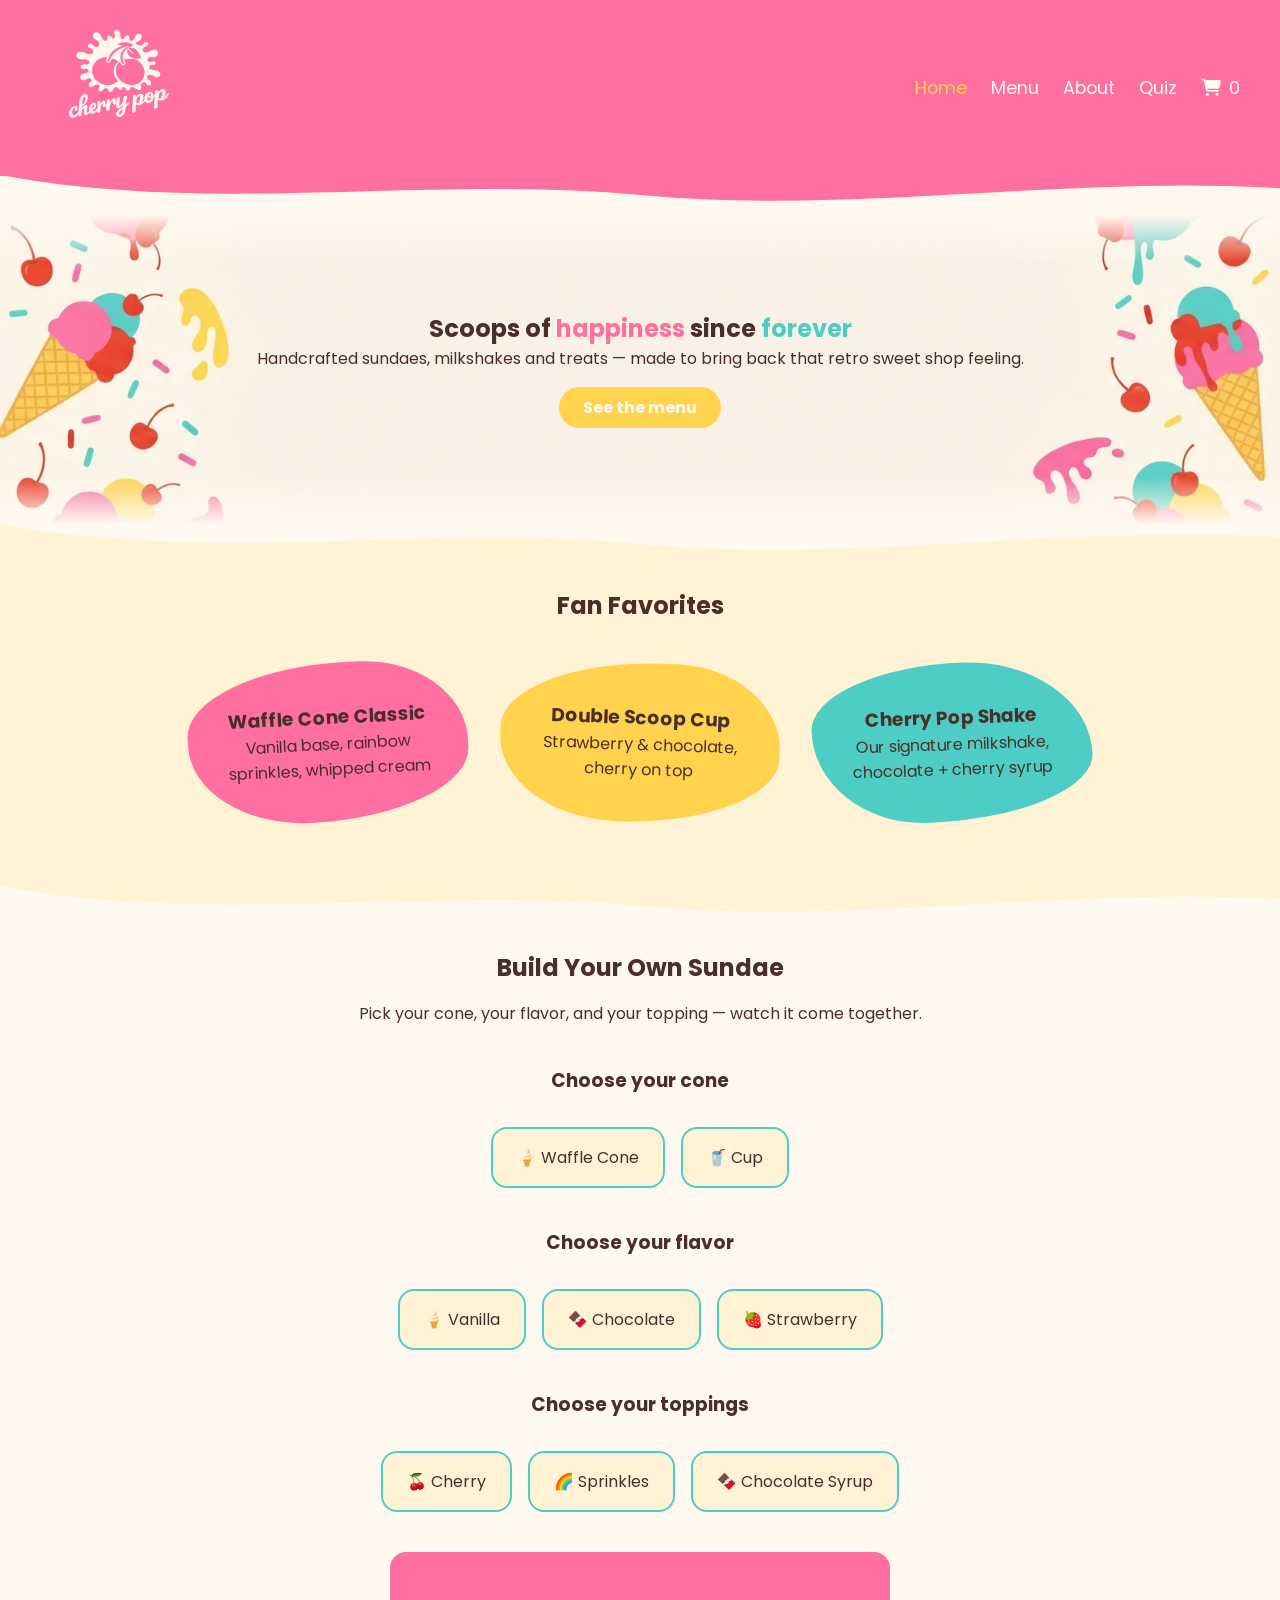
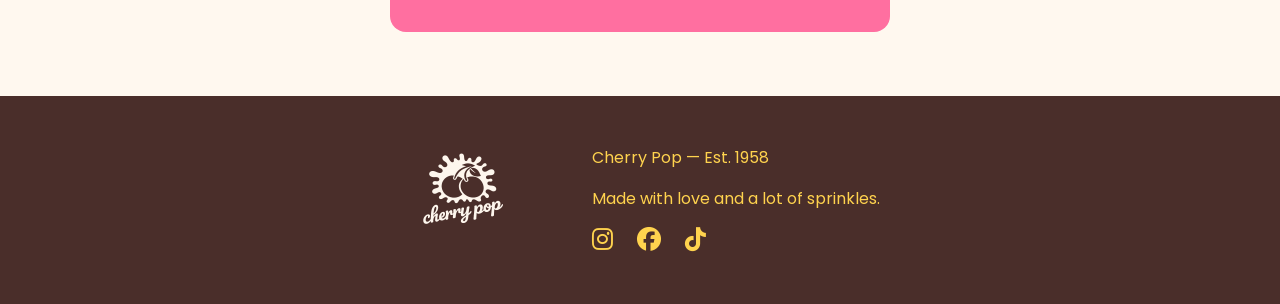
<file: index.html>
<!DOCTYPE html>
<html lang="en">
<head>
    <meta charset="UTF-8">
    <meta name="viewport" content="width=device-width, initial-scale=1.0">
    
    <title>Cherry Pop</title>

    <link rel="preconnect" href="https://fonts.googleapis.com">
    <link rel="preconnect" href="https://fonts.gstatic.com" crossorigin>
    <link href="https://fonts.googleapis.com/css2?family=Pacifico&family=Poppins:ital,wght@0,100;0,200;0,300;0,400;0,500;0,600;0,700;0,800;0,900;1,100;1,200;1,300;1,400;1,500;1,600;1,700;1,800;1,900&display=swap" rel="stylesheet">

    <link rel="stylesheet" href="https://cdnjs.cloudflare.com/ajax/libs/font-awesome/6.5.0/css/all.min.css">
    <link rel="stylesheet" href="style.css">
</head>
<body>
    <header>
        <img id="logo" src="assets/logo-cherry-pop-stencil.png" alt="Cherry Pop logo">

        <nav>
            <ul>
                <li>
                    <a href="index.html" class="active">
                        <i class="fa-solid fa-house"></i>
                        <span>Home</span>
                    </a>
                </li>
                <li>
                    <a href="menu.html">
                        <i class="fa-solid fa-ice-cream"></i>
                        <span>Menu</span>
                    </a>
                </li>
                <li>
                    <a href="about.html">
                        <i class="fa-solid fa-heart"></i>
                        <span>About</span>
                    </a>
                </li>
                <li>
                    <a href="quiz.html">
                        <i class="fa-solid fa-circle-question"></i>
                        <span>Quiz</span>
                    </a>
                </li>
                <li>
                    <a href="cart.html" class="cart-link">
                        <i class="fa-solid fa-cart-shopping"></i>
                        <span id="cart-count">0</span>
                    </a>
                </li>
            </ul>
        </nav>
    </header>

    <svg class="header-wave" viewBox="0 0 1440 60" preserveAspectRatio="none">
        <path d="M0,0 C240,60 480,0 720,30 C960,60 1200,0 1440,20 L1440,0 L0,0 Z" fill="currentColor"></path>
    </svg>

    <main>
        <section class="hero">
            <h1>Scoops of <span class="text-pink">happiness</span> since <span class="text-mint">forever</span></h1>

            <p>Handcrafted sundaes, milkshakes and treats — made to bring back that retro sweet shop feeling.</p>

            <a href="menu.html" class="cta-button">See the menu</a>
        </section>

        <svg class="section-wave section-wave--cream" viewBox="0 0 1440 60" preserveAspectRatio="none">
            <path d="M0,0 C240,60 480,0 720,30 C960,60 1200,0 1440,20 L1440,0 L0,0 Z" fill="currentColor"></path>
        </svg>

        <section class="featured-products">
            <h2>Fan Favorites</h2>

            <div class="product-grid">
                <article class="product-card">
                    <h3>Waffle Cone Classic</h3>
                    <p>Vanilla base, rainbow sprinkles, whipped cream</p>
                </article>

                <article class="product-card">
                    <h3>Double Scoop Cup</h3>
                    <p>Strawberry & chocolate, cherry on top</p>
                </article>

                <article class="product-card">
                    <h3>Cherry Pop Shake</h3>
                    <p>Our signature milkshake, chocolate + cherry syrup</p>
                </article>
            </div>
        </section>

        <svg class="section-wave section-wave--cream-alt" viewBox="0 0 1440 60" preserveAspectRatio="none">
            <path d="M0,0 C240,60 480,0 720,30 C960,60 1200,0 1440,20 L1440,0 L0,0 Z" fill="currentColor"></path>
        </svg>

        <section class="sundae-builder">
            <h2>Build Your Own Sundae</h2>
            <p>Pick your cone, your flavor, and your topping — watch it come together.</p>

            <div id="sundae-builder-area">
                <div class="cone">
                    <h3>Choose your cone</h3>
                    <label>
                        <input type="radio" name="cone" value="waffle-cone">
                        &#x1F366 Waffle Cone
                    </label>

                    <label>
                        <input type="radio" name="cone" value="cup">
                        &#x1F964 Cup
                    </label>
                </div>

                <div class="flavor">
                    <h3>Choose your flavor</h3>
                    <label>
                        <input type="radio" name="flavor" value="vanilla">
                        &#x1F366 Vanilla
                    </label>

                    <label>
                        <input type="radio" name="flavor" value="chocolate">
                        &#x1F36B Chocolate
                    </label>

                    <label>
                        <input type="radio" name="flavor" value="strawberry">
                        &#x1F353 Strawberry
                    </label>
                </div>

                <div class="toppings">
                    <h3>Choose your toppings</h3>
                    <label>
                        <input type="checkbox" name="topping" value="cherry">
                        &#x1F352 Cherry
                    </label>

                    <label>
                        <input type="checkbox" name="topping" value="sprinkles">
                        &#x1F308 Sprinkles
                    </label>

                    <label>
                        <input type="checkbox" name="topping" value="chocolate-syrup">
                        &#x1F36B Chocolate Syrup
                    </label>
                </div>

                <div id="sundae-preview"></div>
            </div>
        </section>
    </main>

    <footer>
        <img src="assets/logo-cherry-pop-stencil.png" alt="Cherry Pop logo" class="footer-logo">

        <div class="footer-info">
            <p>Cherry Pop — Est. 1958</p>
            <p>Made with love and a lot of sprinkles.</p>
            <ul class="social-media">
                <li><a href="#"><i class="fa-brands fa-instagram"></i></a></li>
                <li><a href="#"><i class="fa-brands fa-facebook"></i></a></li>
                <li><a href="#"><i class="fa-brands fa-tiktok"></i></a></li>
            </ul>
        </div>
    </footer>

    <script src="js/cart.js"></script>
    <script src="js/sundae.js"></script>
</body>
</html>
</file>
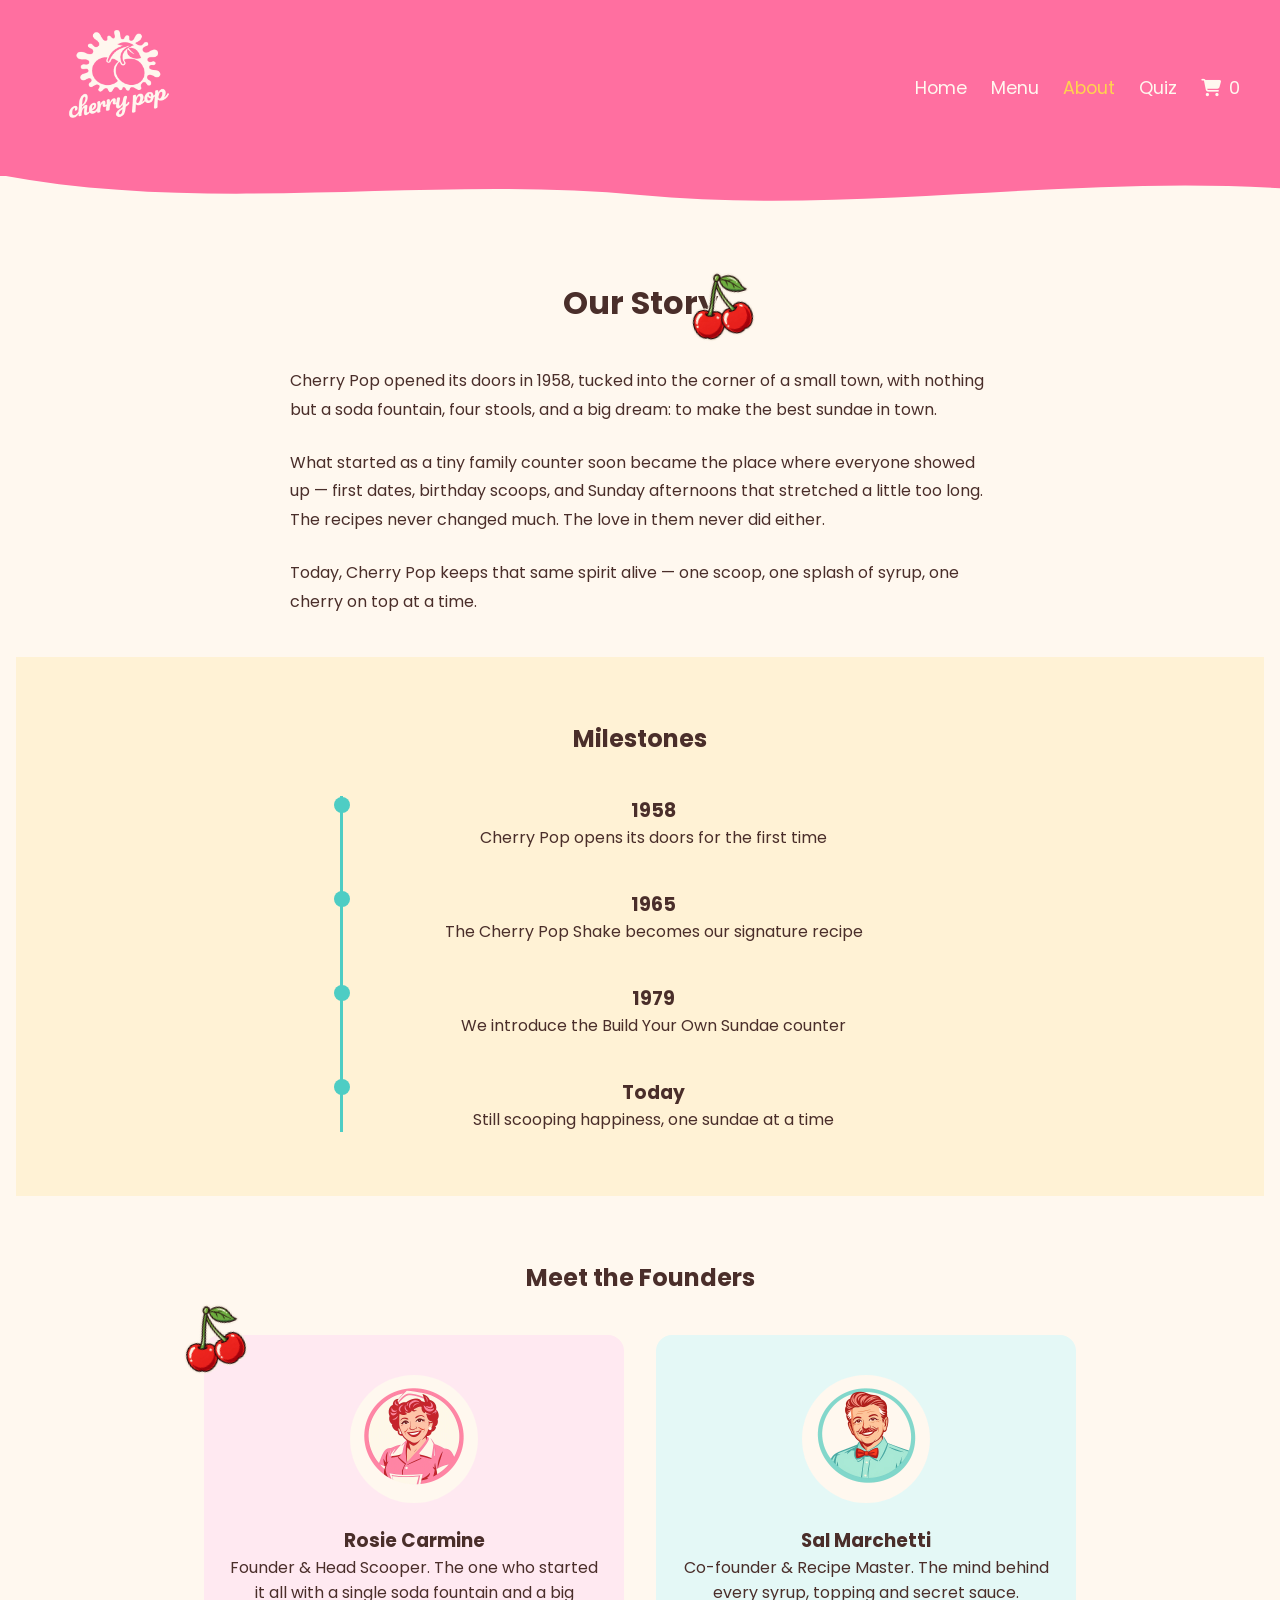
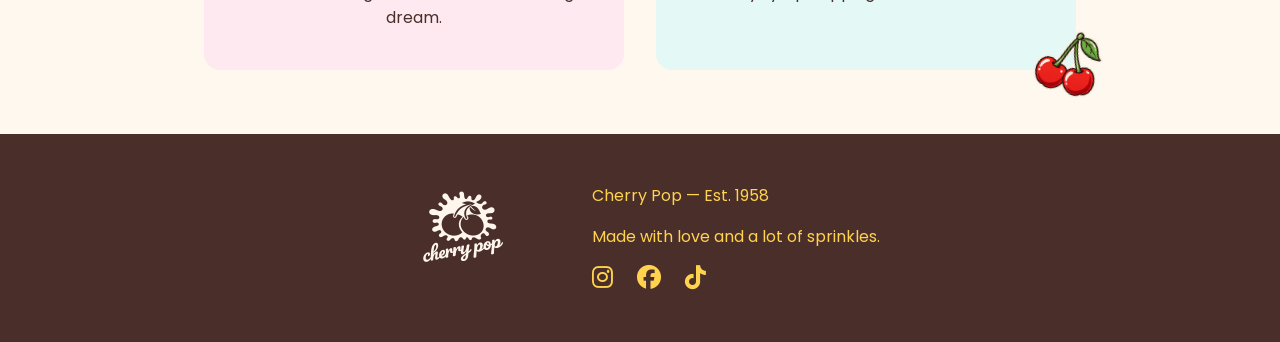
<file: about.html>
<!DOCTYPE html>
<html lang="en">
<head>
    <meta charset="UTF-8">
    <meta name="viewport" content="width=device-width, initial-scale=1.0">
    
    <title>Cherry Pop</title>

    <link rel="preconnect" href="https://fonts.googleapis.com">
    <link rel="preconnect" href="https://fonts.gstatic.com" crossorigin>
    <link href="https://fonts.googleapis.com/css2?family=Pacifico&family=Poppins:ital,wght@0,100;0,200;0,300;0,400;0,500;0,600;0,700;0,800;0,900;1,100;1,200;1,300;1,400;1,500;1,600;1,700;1,800;1,900&display=swap" rel="stylesheet">

    <link rel="stylesheet" href="https://cdnjs.cloudflare.com/ajax/libs/font-awesome/6.5.0/css/all.min.css">
    <link rel="stylesheet" href="style.css">
</head>
<body>
    <header>
        <img id="logo" src="assets/logo-cherry-pop-stencil.png" alt="Cherry Pop logo">

        <nav>
            <ul>
                <li>
                    <a href="index.html">
                        <i class="fa-solid fa-house"></i>
                        <span>Home</span>
                    </a>
                </li>
                <li>
                    <a href="menu.html">
                        <i class="fa-solid fa-ice-cream"></i>
                        <span>Menu</span>
                    </a>
                </li>
                <li>
                    <a href="about.html"  class="active">
                        <i class="fa-solid fa-heart"></i>
                        <span>About</span>
                    </a>
                </li>
                <li>
                    <a href="quiz.html">
                        <i class="fa-solid fa-circle-question"></i>
                        <span>Quiz</span>
                    </a>
                </li>
                <li>
                    <a href="cart.html" class="cart-link">
                        <i class="fa-solid fa-cart-shopping"></i>
                        <span id="cart-count">0</span>
                    </a>
                </li>
            </ul>
        </nav>
    </header>

    <svg class="header-wave" viewBox="0 0 1440 60" preserveAspectRatio="none">
        <path d="M0,0 C240,60 480,0 720,30 C960,60 1200,0 1440,20 L1440,0 L0,0 Z" fill="currentColor"></path>
    </svg>

    <main class="about">
        <h1>Our Story</h1>

        <img src="assets/cherry-sticker.webp" alt="" class="decorative-cherry decorative-cherry--about">

        <div class="about-story">
            <p>
                Cherry Pop opened its doors in 1958, tucked into the corner of a small town, with nothing but a soda fountain, four stools, and a big dream: to make the best sundae in town.
            </p>

            <p>
                What started as a tiny family counter soon became the place where everyone showed up — first dates, birthday scoops, and Sunday afternoons that stretched a little too long. The recipes never changed much. The love in them never did either.
            </p>

            <p>
                Today, Cherry Pop keeps that same spirit alive — one scoop, one splash of syrup, one cherry on top at a time.
            </p>
        </div>

        <section class="timeline">
            <h2>Milestones</h2>

            <ol class="timeline-list">
                <li>
                    <h3>1958</h3>
                    <p>Cherry Pop opens its doors for the first time</p>
                </li>

                <li>
                    <h3>1965</h3>
                    <p>The Cherry Pop Shake becomes our signature recipe</p>
                </li>

                <li>
                    <h3>1979</h3>
                    <p>We introduce the Build Your Own Sundae counter</p>
                </li>

                <li>
                    <h3>Today</h3>
                    <p>Still scooping happiness, one sundae at a time</p>
                </li>
            </ol>
        </section>

        <section class="team">
            <h2>Meet the Founders</h2>

            <div class="team-grid">
                <article class="team-member">
                    <img src="assets/cherry-sticker.webp" alt="" class="decorative-cherry decorative-cherry--team-1">
                    <img src="assets/rosie-carmine.webp" alt="Rosie Carmine" class="member-photo">
                    <h3>Rosie Carmine</h3>
                    <p>Founder & Head Scooper. The one who started it all with a single soda fountain and a big dream.</p>
                </article>

                <article class="team-member">
                    <img src="assets/cherry-sticker.webp" alt="" class="decorative-cherry decorative-cherry--team-2">
                    <img src="assets/sal-marchetti.webp" alt="Sal Marchetti" class="member-photo">
                    <h3>Sal Marchetti</h3>
                    <p>Co-founder & Recipe Master. The mind behind every syrup, topping and secret sauce.</p>
                </article>
            </div>
        </section>
    </main>

    <footer>
        <img src="assets/logo-cherry-pop-stencil.png" alt="Cherry Pop logo" class="footer-logo">

        <div class="footer-info">
            <p>Cherry Pop — Est. 1958</p>
            <p>Made with love and a lot of sprinkles.</p>
            <ul class="social-media">
                <li><a href="#"><i class="fa-brands fa-instagram"></i></a></li>
                <li><a href="#"><i class="fa-brands fa-facebook"></i></a></li>
                <li><a href="#"><i class="fa-brands fa-tiktok"></i></a></li>
            </ul>
        </div>
    </footer>

    <script src="js/cart.js"></script>
</body>
</html>
</file>
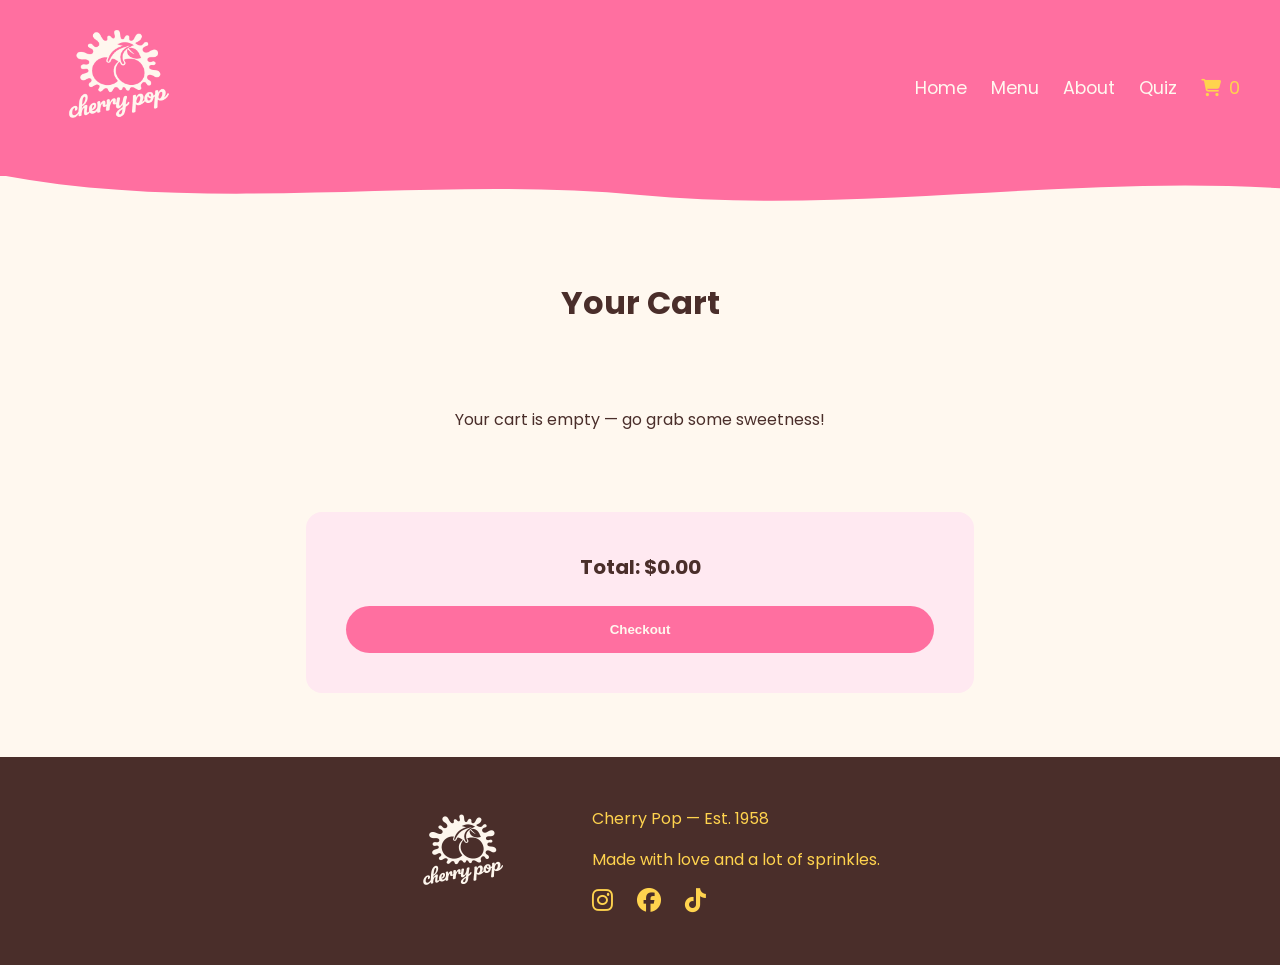
<file: cart.html>
<!DOCTYPE html>
<html lang="en">
<head>
    <meta charset="UTF-8">
    <meta name="viewport" content="width=device-width, initial-scale=1.0">
    
    <title>Cherry Pop</title>

    <link rel="preconnect" href="https://fonts.googleapis.com">
    <link rel="preconnect" href="https://fonts.gstatic.com" crossorigin>
    <link href="https://fonts.googleapis.com/css2?family=Pacifico&family=Poppins:ital,wght@0,100;0,200;0,300;0,400;0,500;0,600;0,700;0,800;0,900;1,100;1,200;1,300;1,400;1,500;1,600;1,700;1,800;1,900&display=swap" rel="stylesheet">

    <link rel="stylesheet" href="https://cdnjs.cloudflare.com/ajax/libs/font-awesome/6.5.0/css/all.min.css">
    <link rel="stylesheet" href="style.css">
</head>
<body>
    <header>
        <img id="logo" src="assets/logo-cherry-pop-stencil.png" alt="Cherry Pop logo">

        <nav>
            <ul>
                <li>
                    <a href="index.html">
                        <i class="fa-solid fa-house"></i>
                        <span>Home</span>
                    </a>
                </li>
                <li>
                    <a href="menu.html">
                        <i class="fa-solid fa-ice-cream"></i>
                        <span>Menu</span>
                    </a>
                </li>
                <li>
                    <a href="about.html">
                        <i class="fa-solid fa-heart"></i>
                        <span>About</span>
                    </a>
                </li>
                <li>
                    <a href="quiz.html">
                        <i class="fa-solid fa-circle-question"></i>
                        <span>Quiz</span>
                    </a>
                </li>
                <li>
                    <a href="cart.html" class="cart-link active">
                        <i class="fa-solid fa-cart-shopping"></i>
                        <span id="cart-count">0</span>
                    </a>
                </li>
            </ul>
        </nav>
    </header>

    <svg class="header-wave" viewBox="0 0 1440 60" preserveAspectRatio="none">
        <path d="M0,0 C240,60 480,0 720,30 C960,60 1200,0 1440,20 L1440,0 L0,0 Z" fill="currentColor"></path>
    </svg>

    <main class="cart">
        <h1>Your Cart</h1>

        <p id="empty-cart-message">Your cart is empty — go grab some sweetness!</p>

        <ul id="cart-items"></ul>

        <div class="cart-summary">
            <p>Total: <span id="cart-total">$0.00</span></p>

            <button type="button">Checkout</button>
        </div>
    </main>

    <footer>
        <img src="assets/logo-cherry-pop-stencil.png" alt="Cherry Pop logo" class="footer-logo">

        <div class="footer-info">
            <p>Cherry Pop — Est. 1958</p>
            <p>Made with love and a lot of sprinkles.</p>
            <ul class="social-media">
                <li><a href="#"><i class="fa-brands fa-instagram"></i></a></li>
                <li><a href="#"><i class="fa-brands fa-facebook"></i></a></li>
                <li><a href="#"><i class="fa-brands fa-tiktok"></i></a></li>
            </ul>
        </div>
    </footer>

    <script src="js/cart.js"></script>

</body>
</html>
</file>
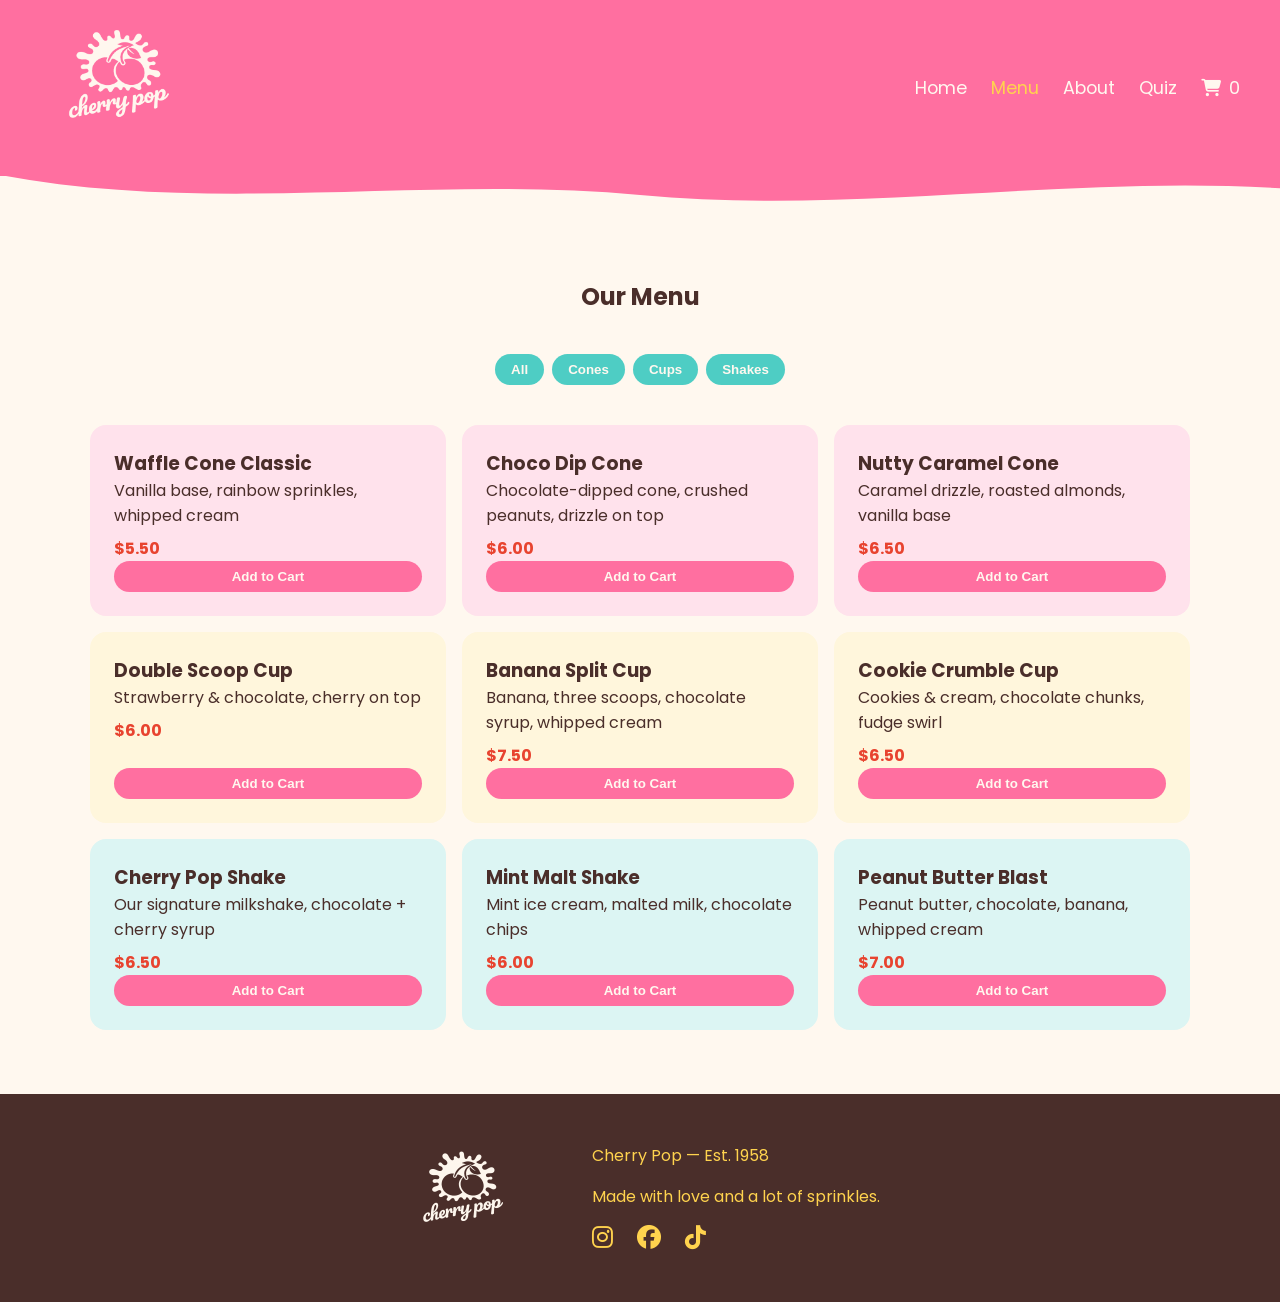
<file: menu.html>
<!DOCTYPE html>
<html lang="en">
<head>
    <meta charset="UTF-8">
    <meta name="viewport" content="width=device-width, initial-scale=1.0">
    
    <title>Cherry Pop</title>

    <link rel="preconnect" href="https://fonts.googleapis.com">
    <link rel="preconnect" href="https://fonts.gstatic.com" crossorigin>
    <link href="https://fonts.googleapis.com/css2?family=Pacifico&family=Poppins:ital,wght@0,100;0,200;0,300;0,400;0,500;0,600;0,700;0,800;0,900;1,100;1,200;1,300;1,400;1,500;1,600;1,700;1,800;1,900&display=swap" rel="stylesheet">

    <link rel="stylesheet" href="https://cdnjs.cloudflare.com/ajax/libs/font-awesome/6.5.0/css/all.min.css">
    <link rel="stylesheet" href="style.css">
</head>
<body>
    <header>
        <img id="logo" src="assets/logo-cherry-pop-stencil.png" alt="Cherry Pop logo">

        <nav>
            <ul>
                <li>
                    <a href="index.html">
                        <i class="fa-solid fa-house"></i>
                        <span>Home</span>
                    </a>
                </li>
                <li>
                    <a href="menu.html" class="active">
                        <i class="fa-solid fa-ice-cream"></i>
                        <span>Menu</span>
                    </a>
                </li>
                <li>
                    <a href="about.html">
                        <i class="fa-solid fa-heart"></i>
                        <span>About</span>
                    </a>
                </li>
                <li>
                    <a href="quiz.html">
                        <i class="fa-solid fa-circle-question"></i>
                        <span>Quiz</span>
                    </a>
                </li>
                <li>
                    <a href="cart.html" class="cart-link">
                        <i class="fa-solid fa-cart-shopping"></i>
                        <span id="cart-count">0</span>
                    </a>
                </li>
            </ul>
        </nav>
    </header>

    <svg class="header-wave" viewBox="0 0 1440 60" preserveAspectRatio="none">
        <path d="M0,0 C240,60 480,0 720,30 C960,60 1200,0 1440,20 L1440,0 L0,0 Z" fill="currentColor"></path>
    </svg>

    <main>
        <section class="menu">      
            <h1>Our Menu</h1>

            <div class="filter-buttons">
                <button type="button">All</button>
                <button type="button">Cones</button>
                <button type="button">Cups</button>
                <button type="button">Shakes</button>
            </div>

            <div class="product-grid">
                <article class="product-card" data-category="cones">
                    <h3>Waffle Cone Classic</h3>
                    <p>Vanilla base, rainbow sprinkles, whipped cream</p>
                    <p class="price">$5.50</p>
                    <button type="button" class="add-to-cart" data-product="Waffle Cone Classic" data-price="5.50">
                        Add to Cart
                    </button>
                </article>

                <article class="product-card" data-category="cones">
                    <h3>Choco Dip Cone</h3>
                    <p>Chocolate-dipped cone, crushed peanuts, drizzle on top</p>
                    <p class="price">$6.00</p>
                    <button type="button" class="add-to-cart" data-product="Choco Dip Cone" data-price="6.00">
                        Add to Cart
                    </button>
                </article>

                <article class="product-card" data-category="cones">
                    <h3>Nutty Caramel Cone</h3>
                    <p>Caramel drizzle, roasted almonds, vanilla base</p>
                    <p class="price">$6.50</p>
                    <button type="button" class="add-to-cart" data-product="Nutty Caramel Cone" data-price="6.50">
                        Add to Cart
                    </button>
                </article>

                <article class="product-card" data-category="cups">
                    <h3>Double Scoop Cup</h3>
                    <p>Strawberry & chocolate, cherry on top</p>
                    <p class="price">$6.00</p>
                    <button type="button" class="add-to-cart" data-product="Double Scoop Cup" data-price="6.00">
                        Add to Cart
                    </button>
                </article>

                <article class="product-card" data-category="cups">
                    <h3>Banana Split Cup</h3>
                    <p>Banana, three scoops, chocolate syrup, whipped cream</p>
                    <p class="price">$7.50</p>
                    <button type="button" class="add-to-cart" data-product="Banana Split Cup" data-price="7.50">
                        Add to Cart
                    </button>
                </article>

                <article class="product-card" data-category="cups">
                    <h3>Cookie Crumble Cup</h3>
                    <p>Cookies & cream, chocolate chunks, fudge swirl</p>
                    <p class="price">$6.50</p>
                    <button type="button" class="add-to-cart" data-product="Cookie Crumble Cup" data-price="6.50">
                        Add to Cart
                    </button>
                </article>

                <article class="product-card" data-category="shakes">
                    <h3>Cherry Pop Shake</h3>
                    <p>Our signature milkshake, chocolate + cherry syrup</p>
                    <p class="price">$6.50</p>
                    <button type="button" class="add-to-cart" data-product="Cherry Pop Shake" data-price="6.50">
                        Add to Cart
                    </button>
                </article>

                <article class="product-card" data-category="shakes">
                    <h3>Mint Malt Shake</h3>
                    <p>Mint ice cream, malted milk, chocolate chips</p>
                    <p class="price">$6.00</p>
                    <button type="button" class="add-to-cart" data-product="Mint Malt Shake" data-price="6.00">
                        Add to Cart
                    </button>
                </article>

                <article class="product-card" data-category="shakes">
                    <h3>Peanut Butter Blast</h3>
                    <p>Peanut butter, chocolate, banana, whipped cream</p>
                    <p class="price">$7.00</p>
                    <button type="button" class="add-to-cart" data-product="Peanut Butter Blast" data-price="7.00">
                        Add to Cart
                    </button>
                </article>
            </div>
        </section>
    </main>

    <footer>
        <img src="assets/logo-cherry-pop-stencil.png" alt="Cherry Pop logo" class="footer-logo">

        <div class="footer-info">
            <p>Cherry Pop — Est. 1958</p>
            <p>Made with love and a lot of sprinkles.</p>
            <ul class="social-media">
                <li><a href="#"><i class="fa-brands fa-instagram"></i></a></li>
                <li><a href="#"><i class="fa-brands fa-facebook"></i></a></li>
                <li><a href="#"><i class="fa-brands fa-tiktok"></i></a></li>
            </ul>
        </div>
    </footer>

    <script src="js/menu.js"></script>
    <script src="js/cart.js"></script>
</body>
</html>
</file>
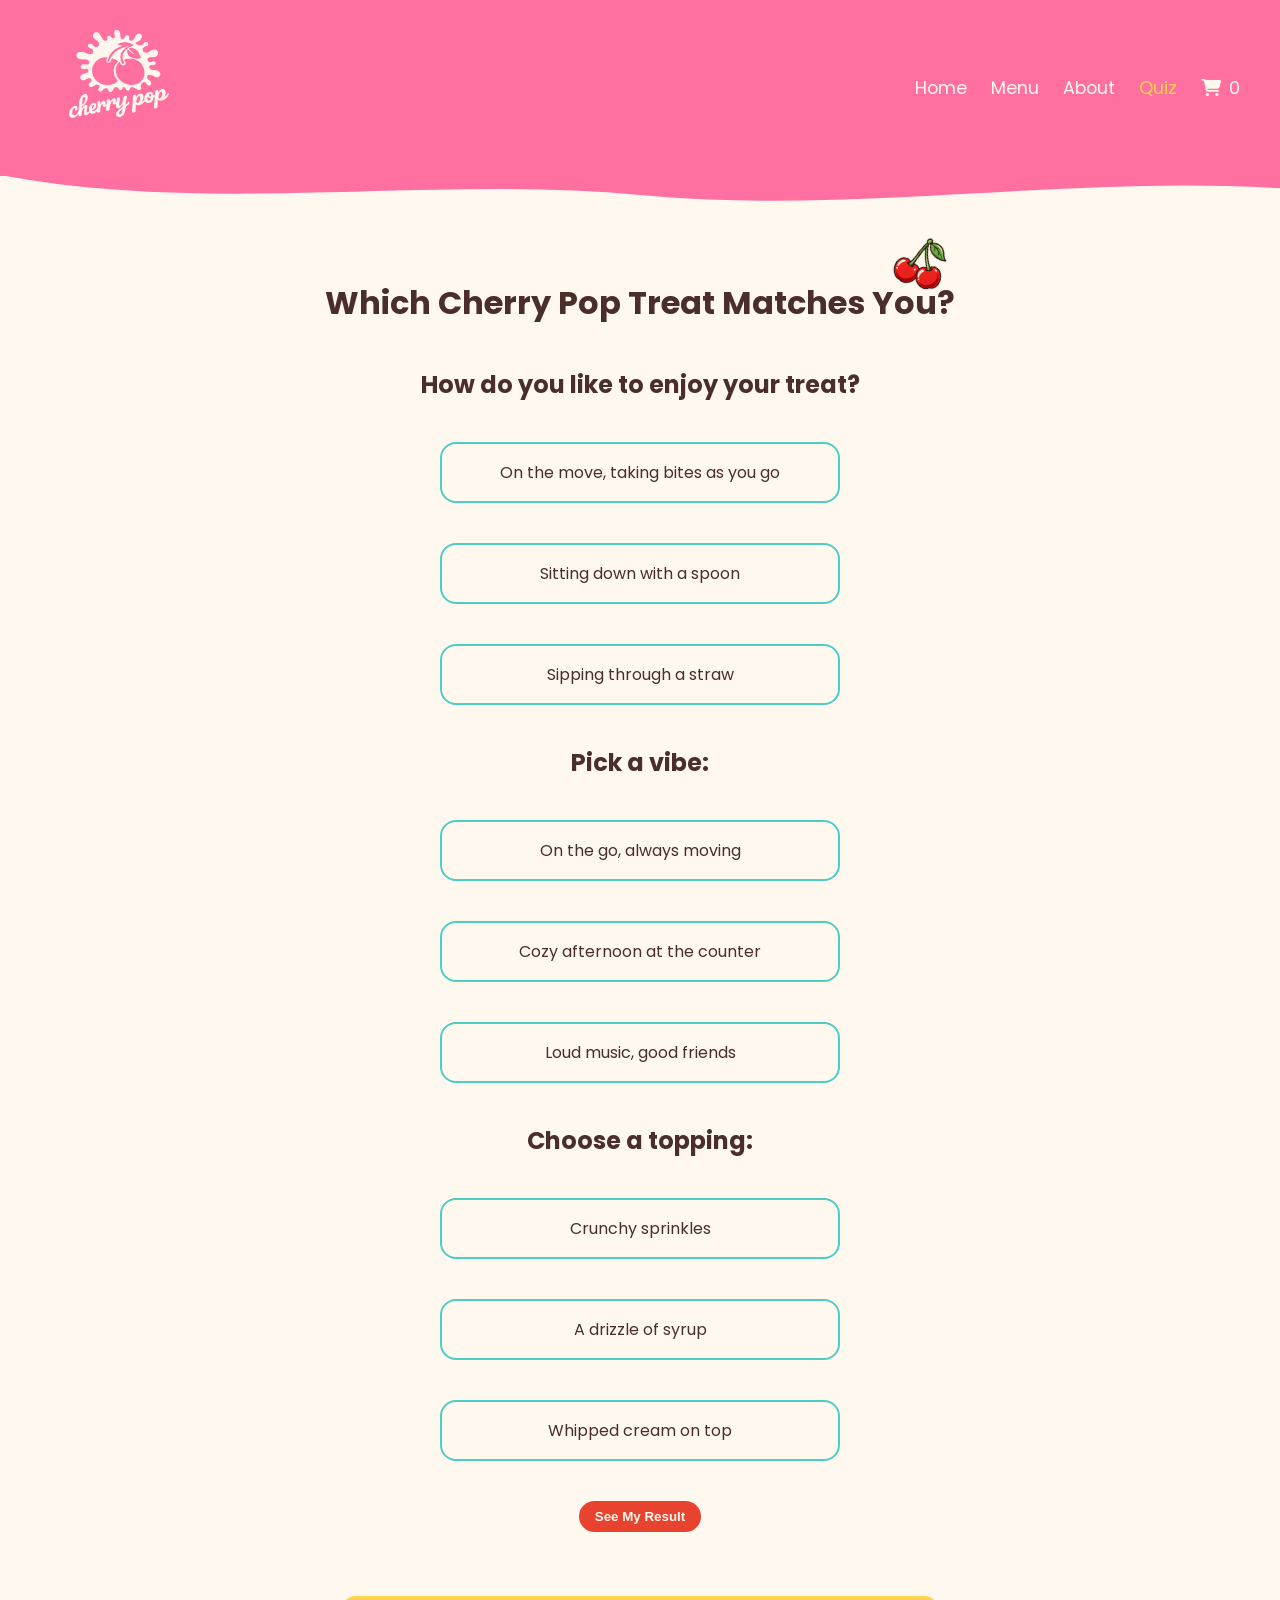
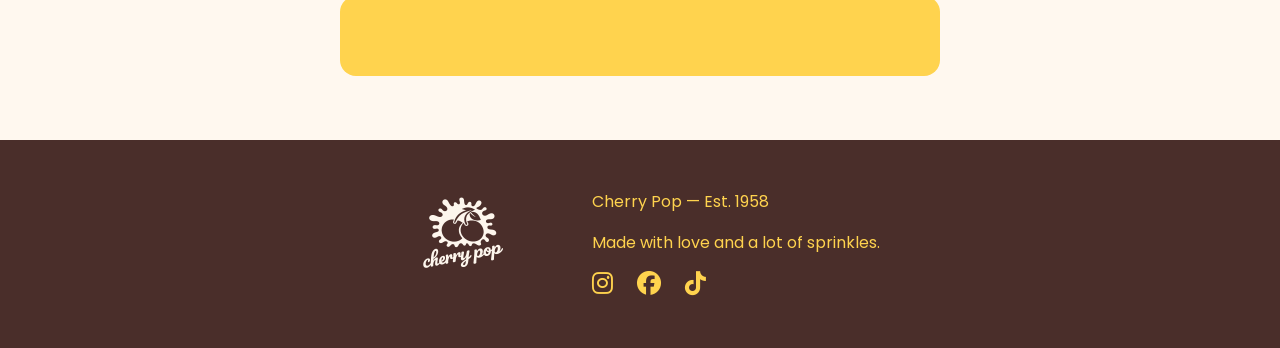
<file: quiz.html>
<!DOCTYPE html>
<html lang="en">
<head>
    <meta charset="UTF-8">
    <meta name="viewport" content="width=device-width, initial-scale=1.0">
    
    <title>Cherry Pop</title>

    <link rel="preconnect" href="https://fonts.googleapis.com">
    <link rel="preconnect" href="https://fonts.gstatic.com" crossorigin>
    <link href="https://fonts.googleapis.com/css2?family=Pacifico&family=Poppins:ital,wght@0,100;0,200;0,300;0,400;0,500;0,600;0,700;0,800;0,900;1,100;1,200;1,300;1,400;1,500;1,600;1,700;1,800;1,900&display=swap" rel="stylesheet">

    <link rel="stylesheet" href="https://cdnjs.cloudflare.com/ajax/libs/font-awesome/6.5.0/css/all.min.css">
    <link rel="stylesheet" href="style.css">
</head>
<body>
    <header>
        <img id="logo" src="assets/logo-cherry-pop-stencil.png" alt="Cherry Pop logo">

        <nav>
            <ul>
                <li>
                    <a href="index.html">
                        <i class="fa-solid fa-house"></i>
                        <span>Home</span>
                    </a>
                </li>
                <li>
                    <a href="menu.html">
                        <i class="fa-solid fa-ice-cream"></i>
                        <span>Menu</span>
                    </a>
                </li>
                <li>
                    <a href="about.html">
                        <i class="fa-solid fa-heart"></i>
                        <span>About</span>
                    </a>
                </li>
                <li>
                    <a href="quiz.html"  class="active">
                        <i class="fa-solid fa-circle-question"></i>
                        <span>Quiz</span>
                    </a>
                </li>
                <li>
                    <a href="cart.html" class="cart-link">
                        <i class="fa-solid fa-cart-shopping"></i>
                        <span id="cart-count">0</span>
                    </a>
                </li>
            </ul>
        </nav>
    </header>

    <svg class="header-wave" viewBox="0 0 1440 60" preserveAspectRatio="none">
        <path d="M0,0 C240,60 480,0 720,30 C960,60 1200,0 1440,20 L1440,0 L0,0 Z" fill="currentColor"></path>
    </svg>

    <main class="quiz">
        <h1>Which Cherry Pop Treat Matches You?</h1>

        <img src="assets/cherry-sticker.webp" alt="" class="decorative-cherry decorative-cherry--quiz">

        <form id="quiz-form">
            <div class="quiz-question">
                <h2>How do you like to enjoy your treat?</h2>

                <div class="quiz-options">
                    <label>
                        <input type="radio" name="q1" value="cones" required>
                        <span>On the move, taking bites as you go</span>
                    </label>

                    <label>
                        <input type="radio" name="q1" value="cups" required>
                        <span>Sitting down with a spoon</span>
                    </label>

                    <label>
                        <input type="radio" name="q1" value="shakes" required>
                        <span>Sipping through a straw</span>
                    </label>
                </div>
            </div>

            <div class="quiz-question">
                <h2>Pick a vibe:</h2>

                <div class="quiz-options">
                    <label>
                        <input type="radio" name="q2" value="cones" required>
                        <span>On the go, always moving</span>
                    </label>

                    <label>
                        <input type="radio" name="q2" value="cups" required>
                        <span>Cozy afternoon at the counter</span>
                    </label>

                    <label>
                        <input type="radio" name="q2" value="shakes" required>
                        <span>Loud music, good friends</span>
                    </label>
                </div>
            </div>

            <div class="quiz-question">
                <h2>Choose a topping:</h2>

                <div class="quiz-options">
                    <label>
                        <input type="radio" name="q3" value="cones" required>
                        <span>Crunchy sprinkles</span>
                    </label>

                    <label>
                        <input type="radio" name="q3" value="cups" required>
                        <span>A drizzle of syrup</span>
                    </label>

                    <label>
                        <input type="radio" name="q3" value="shakes" required>
                        <span>Whipped cream on top</span>
                    </label>
                </div>
            </div>

            <button type="submit">See My Result</button>
        </form>

         <div id="quiz-result"></div>
    </main>

    <footer>
        <img src="assets/logo-cherry-pop-stencil.png" alt="Cherry Pop logo" class="footer-logo">

        <div class="footer-info">
            <p>Cherry Pop — Est. 1958</p>
            <p>Made with love and a lot of sprinkles.</p>
            <ul class="social-media">
                <li><a href="#"><i class="fa-brands fa-instagram"></i></a></li>
                <li><a href="#"><i class="fa-brands fa-facebook"></i></a></li>
                <li><a href="#"><i class="fa-brands fa-tiktok"></i></a></li>
            </ul>
        </div>
    </footer>

    <script src="js/cart.js"></script>
    <script src="js/quiz.js"></script>
</body>
</html>
</file>
<file: style.css>
:root {
    --color-pink: #FF6FA0;
    --color-yellow: #FFD34E;
    --color-mint: #4ECDC4;
    --color-cherry: #E8432F;
    --color-cream: #FFF8EF;
    --color-brown: #4A2E2A;
    --color-cream-alt: color-mix(in srgb, var(--color-cream) 92%, var(--color-yellow) 18%);

    --font-heading: 'Pacifico', cursive;
    --font-body: 'Poppins', sans-serif;

    --space-xs: 0.5rem;
    --space-sm: 1rem;
    --space-md: 1.5rem;
    --space-lg: 2.5rem;
    --space-xl: 4rem;
}

.text-pink { color: var(--color-pink); }
.text-mint { color: var(--color-mint); }
.text-yellow { color: var(--color-yellow); }
.text-cherry { color: var(--color-cherry); }

* {
    margin: 0;
    padding: 0;
    box-sizing: border-box;
}

body {
    padding-bottom: 4rem;
    font-family: var(--font-body);
    color: var(--color-brown);
    background-color: var(--color-cream);
}

.section-wave {
    display: block;
    width: 100%;
    height: 40px;
    margin-bottom: -40px;
}

.section-wave--cream-alt {
    color: var(--color-cream-alt);
}

.section-wave--cream {
    color: var(--color-cream);
}

/* ===== HEADER & NAV ===== */

header {
    background-color: var(--color-pink);
    padding: var(--space-xs);
    text-align: center;
}

#logo {
    width: 8rem;
    height: auto;
}

.header-wave {
    width: 100%;
    display: block;
    height: 40px;
    color: var(--color-pink);
    margin-top: -1px;
}

nav {
    position: fixed;
    bottom: 0;
    left: 0;
    z-index: 100;
    width: 100%;
    padding: var(--space-sm) 0;
    background-color: var(--color-pink);
}

nav ul {
    display: flex;
    justify-content: space-around;
    list-style: none;
}

nav ul li a {
    display: flex;
    flex-direction: column;
    align-items: center;
    color: var(--color-cream);
    font-size: 0.9rem;
    text-decoration: none;
}

nav ul li a.active {
    color: var(--color-yellow);
}

/* ===== HOME - HERO ===== */

.hero {
    padding: var(--space-xl) var(--space-sm);
    min-height: 60vh;
    text-align: center;
}

.cta-button {
    display: inline-block;
    padding: var(--space-xs) var(--space-md);
    margin-top: var(--space-sm);
    border-radius: 999px;
    color: var(--color-cream);
    font-weight: bold;
    text-decoration: none;
    background-color: var(--color-yellow);
}

.featured-products {
    padding: var(--space-xl) var(--space-sm);
    background-color: var(--color-cream-alt);
    text-align: center;
}

.featured-products h2 {
    margin-bottom: var(--space-lg);
}

.product-grid {
    display: flex;
    flex-direction: column;
    align-items: center;
    gap: var(--space-lg);
}

.product-card {
    max-width: 75%;
    padding: var(--space-lg) var(--space-md);
    text-align: center;
}

.product-card:nth-child(1) {
    background-color: var(--color-pink);
    border-radius: 60% 40% 60% 45% / 45% 55% 45% 55%;
    transform: rotate(-3deg);
}

.product-card:nth-child(2) {
    background-color: var(--color-yellow);
    border-radius: 60% 40% 60% 45% / 45% 55% 45% 55%;
    transform: rotate(2deg);
}

.product-card:nth-child(3) {
    background-color: var(--color-mint);
    border-radius: 55% 45% 60% 40% / 40% 60% 40% 60%;
    transform: rotate(-2deg);
}

.sundae-builder {
    padding: var(--space-xl) var(--space-sm);
    text-align: center;
}

.sundae-builder h2 {
    margin-bottom: var(--space-sm);
}

.sundae-builder p {
    margin-bottom: var(--space-lg);
}

.cone, .flavor, .toppings {
    display: flex;
    flex-wrap: wrap;
    justify-content: center;
    gap: var(--space-sm);
    margin-bottom: var(--space-lg);
}

.cone h3, .flavor h3, .toppings h3 {
    width: 100%;
    text-align: center;
    margin-bottom: var(--space-sm);
}

#sundae-builder-area label {
    display: block;
    padding: var(--space-sm) var(--space-md);
    border-radius: 1rem;
    background-color: var(--color-cream-alt);
    border: 2px solid var(--color-mint);
    cursor: pointer;
}

#sundae-builder-area input {
    position: absolute;
    opacity: 0;
}

#sundae-builder-area label:has(input:checked) {
    background-color: var(--color-mint);
    color: var(--color-cream);
}

#sundae-preview {
    margin-top: var(--space-lg);
    padding: var(--space-lg);
    border-radius: 1rem;
    background-color: var(--color-pink);
    color: var(--color-cream);
    text-align: center;
    font-weight: bold;
}

.highlight {
    color: var(--color-yellow);
}

/* ===== MENU PAGE ===== */

.menu {
    padding: var(--space-xl) var(--space-sm);
    text-align: center;
}

.menu h1 {
    margin-bottom: var(--space-lg);
}

.filter-buttons {
    display: flex;
    flex-wrap: wrap;
    justify-content: center;
    gap: var(--space-xs);
    margin-bottom: var(--space-lg);
}

.filter-buttons button {
    padding: var(--space-xs) var(--space-sm);
    border: none;
    border-radius: 999px;
    background-color: var(--color-mint);
    color: var(--color-cream);
    font-weight: bold;
    cursor: pointer;
}

.filter-buttons button.active {
    background-color: var(--color-pink);
}

.menu .product-grid {
    display: flex;
    flex-direction: column;
    gap: var(--space-md);
}

.menu .product-card {
    border-radius: 1rem;
    padding: var(--space-md);
    text-align: left;
    transform: none;
}

.menu .product-card[data-category="cones"] {
    background-color: color-mix(in srgb, var(--color-pink) 20%, white);
}

.menu .product-card[data-category="cups"] {
    background-color: color-mix(in srgb, var(--color-yellow) 20%, white);
}

.menu .product-card[data-category="shakes"] {
    background-color: color-mix(in srgb, var(--color-mint) 20%, white);
}

.price {
    font-weight: bold;
    margin-top: var(--space-xs);
    color: var(--color-cherry);
}

.add-to-cart {
    display: inline-block;
    width: 100%;
    margin-top: var(--space-sm);
    padding: var(--space-xs);
    border: none;
    border-radius: 999px;
    background-color: var(--color-pink);
    color: var(--color-cream);
    font-weight: bold;
    cursor: pointer;
}

#cart-items li {
    display: flex;
    justify-content: space-between;
    align-items: center;
    padding: var(--space-sm);
    border-radius: 1rem;
    background-color: color-mix(in srgb, var(--color-pink) 15%, white);
    margin-bottom: var(--space-sm);
    list-style: none;
}

.remove-btn {
    display: flex;
    align-items: center;
    justify-content: center;
    width: 2.25rem;
    height: 2.25rem;
    border: none;
    border-radius: 50%;
    background-color: var(--color-cherry);
    color: var(--color-cream);
    cursor: pointer;
    flex-shrink: 0;
}

/* ===== ABOUT PAGE ===== */

.about {
    position: relative;
    padding: var(--space-xl) var(--space-sm);
    text-align: center;
}

.about h1 {
    margin-bottom: var(--space-lg);
}

.decorative-cherry--about {
    position: absolute;
    top: 4rem;
    right: 6rem;
    width: 4rem;
    transform: rotate(-15deg);
}

.about-story {
    text-align: left;
    margin-bottom: var(--space-lg);
}

.about-story p {
    margin-bottom: var(--space-md);
    line-height: 1.8;
}

.timeline {
    margin-bottom: var(--space-xl);
}

.timeline h2 {
    text-align: center;
    margin-bottom: var(--space-lg);
}

.timeline-list {
    display: flex;
    flex-direction: column;
    gap: var(--space-lg);
    padding-left: var(--space-md);
    list-style: none;
    border-left: 3px solid var(--color-mint);
}

.timeline-list li {
    position: relative;
}

.timeline-list li::before {
    content: "";
    position: absolute;
    left: -2.075rem;
    top: 0.10rem;
    width: 1rem;
    height: 1rem;
    border-radius: 50%;
    background-color: var(--color-mint);
}

.team {
    text-align: center;
}

.team h2 {
    margin-bottom: var(--space-lg);
}

.team-grid {
    display: flex;
    flex-direction: column;
    gap: var(--space-lg);
}

.team-member {
    position: relative;
    padding: var(--space-lg) var(--space-md);
    border-radius: 1rem;
}

.team-member:nth-child(1) {
    background-color: color-mix(in srgb, var(--color-pink) 15%, white);
}

.team-member:nth-child(2) {
    background-color: color-mix(in srgb, var(--color-mint) 15%, white);
}

.member-photo {
    background-color: var(--color-cream);
    width: 8rem;
    height: 8rem;
    border-radius: 50%;
    margin-bottom: var(--space-sm);
}

.decorative-cherry--team-1 {
    position: absolute;
    top: -1rem;
    left: -1rem;
    width: 4rem;
    transform: rotate(-20deg);
}

.decorative-cherry--team-2 {
    position: absolute;
    bottom: -1rem;
    right: -1rem;
    width: 4rem;
    transform: rotate(15deg);
}

/* ===== QUIZ PAGE ===== */

.quiz {
    position: relative;
    padding: var(--space-xl) var(--space-sm);
    text-align: center;
}

.decorative-cherry--quiz {
    position: absolute;
    top: 2rem;
    right: 1rem;
    width: 3rem;
    transform: rotate(15deg);
}

.quiz h1,
.quiz-question,
.quiz-question h2 {
    margin-bottom: var(--space-lg);
}

.quiz-options {
    display: flex;
    flex-direction: column;
    gap: var(--space-lg);
}

.quiz-options input[type="radio"] {
    position: absolute;
    opacity: 0;
}

.quiz-options label {
    display: block;
    padding: var(--space-sm);
    border-radius: 1rem;
    background-color: var(--color-cream);
    border: 2px solid var(--color-mint);
    cursor: pointer;
}

.quiz-options label:has(input:checked) {
    background-color: var(--color-mint);
    color: var(--color-cream);
}

#quiz-form button[type="submit"] {
    display: block;
    max-width: 80%;
    margin: var(--space-lg) auto 0;
    padding: var(--space-xs) var(--space-sm);
    border: none;
    border-radius: 999px;
    background-color: var(--color-cherry);
    color: var(--color-cream);
    font-weight: bold;
    cursor: pointer;
}

#quiz-result {
    position: relative;
    margin-top: var(--space-xl);
    padding: var(--space-lg);
    border-radius: 1rem;
    background-color: var(--color-yellow);
    text-align: center;
}

.result-content {
    display: flex;
    flex-direction: column;
    align-items: center;
    gap: var(--space-sm);
}

.result-content img {
    width: 100px;
}

/* ===== CART PAGE ===== */

.cart {
    padding: var(--space-xl) var(--space-sm);
    text-align: center;
}

.cart h1 {
    margin-bottom: var(--space-lg);
}

#empty-cart-message {
    padding: var(--space-lg) 0;
    color: var(--color-brown);
}

.cart-summary {
    margin-top: var(--space-lg);
    padding: var(--space-lg);
    border-radius: 1rem;
    background-color: color-mix(in srgb, var(--color-pink) 15%, white);
}

.cart-summary p {
    margin-bottom: var(--space-md);
    font-size: 1.25rem;
    font-weight: bold;
}

.cart-summary button {
    display: block;
    width: 100%;
    padding: var(--space-sm);
    border: none;
    border-radius: 999px;
    background-color: var(--color-pink);
    color: var(--color-cream);
    font-weight: bold;
    cursor: pointer;
}

footer {
    display: flex;
    flex-direction: column;
    align-items: center;
    gap: var(--space-sm);
    padding: var(--space-lg) var(--space-sm);
    text-align: center;
    background-color: var(--color-brown);
    color: var(--color-yellow);
}

.footer-logo {
    width: 8rem;
    height: auto;
}

.social-media {
    display: flex;
    justify-content: center;
    gap: var(--space-md);
    list-style-type: none;
}

.social-media li a i {
    color: var(--color-yellow);
    font-size: 1.5rem;
}

@media (min-width: 1024px) {
    body {
        padding-bottom: 0;
    }

    header {
        display: flex;
        justify-content: space-between;
        align-items: center;
        padding: var(--space-xs) var(--space-lg);
    }

    #logo {
        width: 10rem;
    }

    nav {
        position: static;
        width: auto;
        background-color: transparent;
    }

    nav ul {
        display: flex;
        gap: var(--space-md);
        list-style: none;
    }

    nav ul li a {
        flex-direction: row;
        font-size: 1.1rem;
    }

    nav ul li a:not(.cart-link) i {
        display: none !important;
    }

    .cart-link {
        flex-direction: row;
        gap: var(--space-xs);
    }

    .hero {
        min-height: auto;
        padding: 6rem var(--space-lg);
        background-image: url("../assets/hero-banner.webp");
        background-size: cover;
        background-position: center;
        mask-image: linear-gradient(to bottom, transparent, black 15%, black 85%, transparent);
    }

    .featured-products .product-grid {
        display: flex;
        flex-direction: row;
        justify-content: center;
        gap: 2rem;
        align-items: center;
    }

    .featured-products .product-card {
        max-width: 280px;
        transition: transform 0.3s ease;
    }

    .featured-products .product-card:nth-child(1):hover {
    transform: rotate(3deg);
    }

    .featured-products .product-card:nth-child(2):hover {
        transform: rotate(-2deg);
    }

    .featured-products .product-card:nth-child(3):hover {
        transform: rotate(2deg);
    }

    .sundae-builder p {
        max-width: 600px;
        margin-left: auto;
        margin-right: auto;
    }

    #sundae-preview {
        max-width: 500px;
        margin-left: auto;
        margin-right: auto;
    }

    .menu .product-grid {
        display: grid;
        grid-template-columns: repeat(3, 1fr);
        gap: 1rem;
        max-width: 1100px;
        margin-left: auto;
        margin-right: auto;
    }

    .menu .product-card {
        display: flex;
        flex-direction: column;
        height: 100%;
        max-width: none;
    }

    .menu .product-card .add-to-cart {
        margin-top: auto;
    }

    .decorative-cherry--about {
        position: absolute;
        top: 3.5rem;
        right: 32.5rem;
        width: 5rem;
        transform: rotate(-15deg);
    }

    .about-story {
        max-width: 700px;
        margin-left: auto;
        margin-right: auto;
    }

    .timeline {
        background-color: var(--color-cream-alt);
        padding: var(--space-xl) var(--space-sm);
    }

    .timeline-list {
        max-width: 600px;
        margin-left: auto;
        margin-right: auto;
    }

    .team-grid {
        display: flex;
        flex-direction: row;
        gap: 2rem;
        justify-content: center;
    }

    .team-member {
        flex: 1;
        max-width: 420px;
    }

    .decorative-cherry--team-1 {
        position: absolute;
        top: -2rem;
        left: -2rem;
        width: 5rem;
        transform: rotate(-20deg);
    }

    .decorative-cherry--team-2 {
        position: absolute;
        bottom: -2rem;
        right: -2rem;
        width: 5rem;
        transform: rotate(15deg);
    }

    .decorative-cherry--quiz {
        position: absolute;
        top: 1.2rem;
        right: 20.5rem;
        width: 4rem;
        transform: rotate(15deg);
    }

    .quiz-form {
        max-width: 600px;
        margin-left: auto;
        margin-right: auto;
    }

    .quiz-options label {
        width: 400px;
        margin-left: auto;
        margin-right: auto;
    }

    #quiz-result {
        max-width: 600px;
        margin-left: auto;
        margin-right: auto;
    }

    .cart {
        max-width: 700px;
        margin-left: auto;
        margin-right: auto;
    }

    footer {
        flex-direction: row;
        justify-content: center;
        align-items: center;
        gap: var(--space-xl);
        text-align: left;
    }

    .footer-info {
        display: flex;
        flex-direction: column;
        gap: var(--space-sm);
    }

    .social-media {
        justify-content: flex-start;
    }
}
</file>
